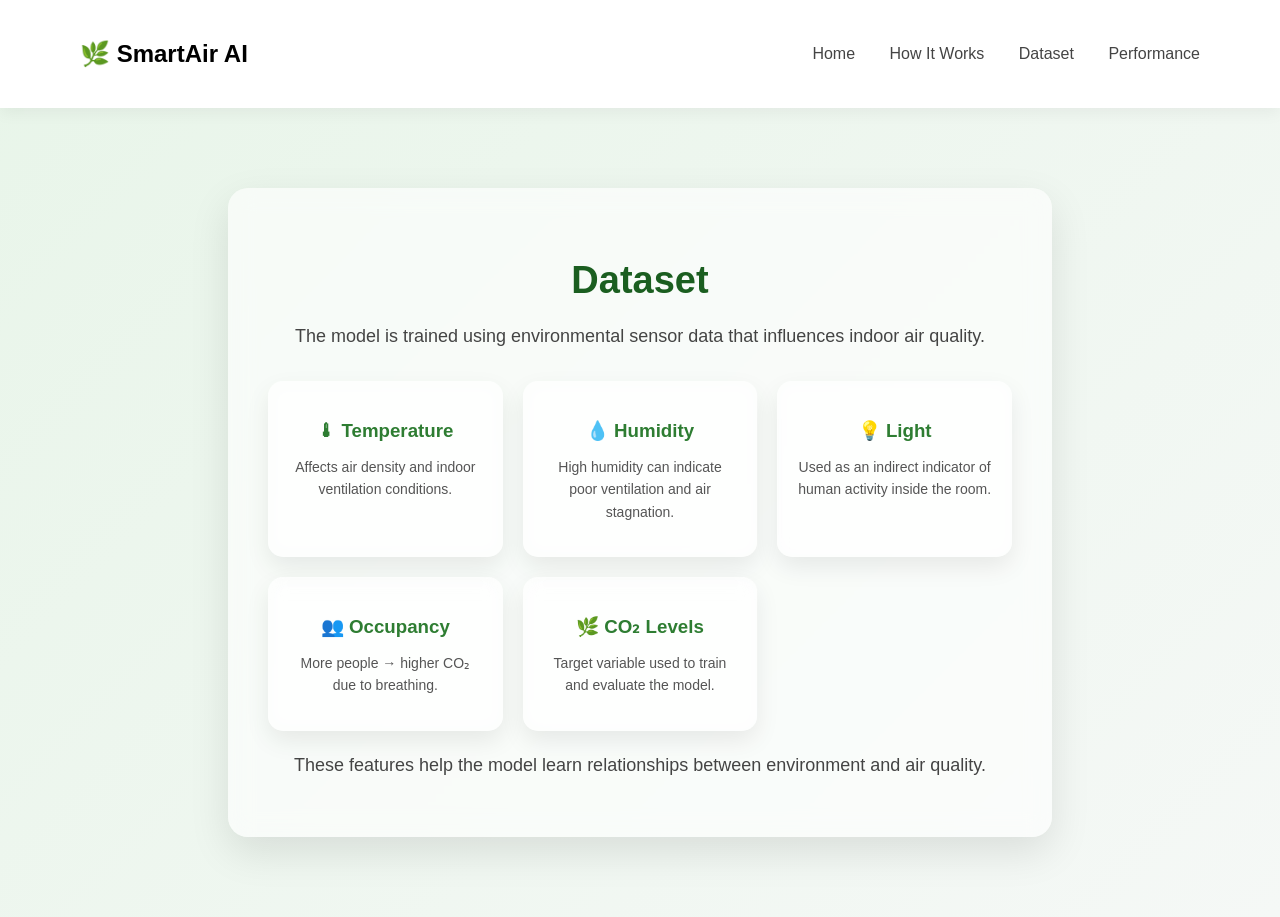
<file: frontend/dataset.html>
<!DOCTYPE html>
<html>
<head>
    <title>Dataset</title>
    <link rel="stylesheet" href="style.css">
</head>
<body>

<nav class="navbar">
    <h2>🌿 SmartAir AI</h2>
    <div class="nav-links">
        <a href="index.html">Home</a>
        <a href="how.html">How It Works</a>
        <a href="dataset.html">Dataset</a>
        <a href="performance.html">Performance</a>
    </div>
</nav>

<section class="info-container">
    <div class="info-card">

        <h2>Dataset</h2>
        <p>The model is trained using environmental sensor data that influences indoor air quality.</p>

        <div class="card-grid">

            <div class="mini-card">
                <h3>🌡 Temperature</h3>
                <p>Affects air density and indoor ventilation conditions.</p>
            </div>

            <div class="mini-card">
                <h3>💧 Humidity</h3>
                <p>High humidity can indicate poor ventilation and air stagnation.</p>
            </div>

            <div class="mini-card">
                <h3>💡 Light</h3>
                <p>Used as an indirect indicator of human activity inside the room.</p>
            </div>

            <div class="mini-card">
                <h3>👥 Occupancy</h3>
                <p>More people → higher CO₂ due to breathing.</p>
            </div>

            <div class="mini-card">
                <h3>🌿 CO₂ Levels</h3>
                <p>Target variable used to train and evaluate the model.</p>
            </div>

        </div>

        <p style="margin-top:20px;">
            These features help the model learn relationships between environment and air quality.
        </p>

    </div>
</section>

</body>
</html>
</file>
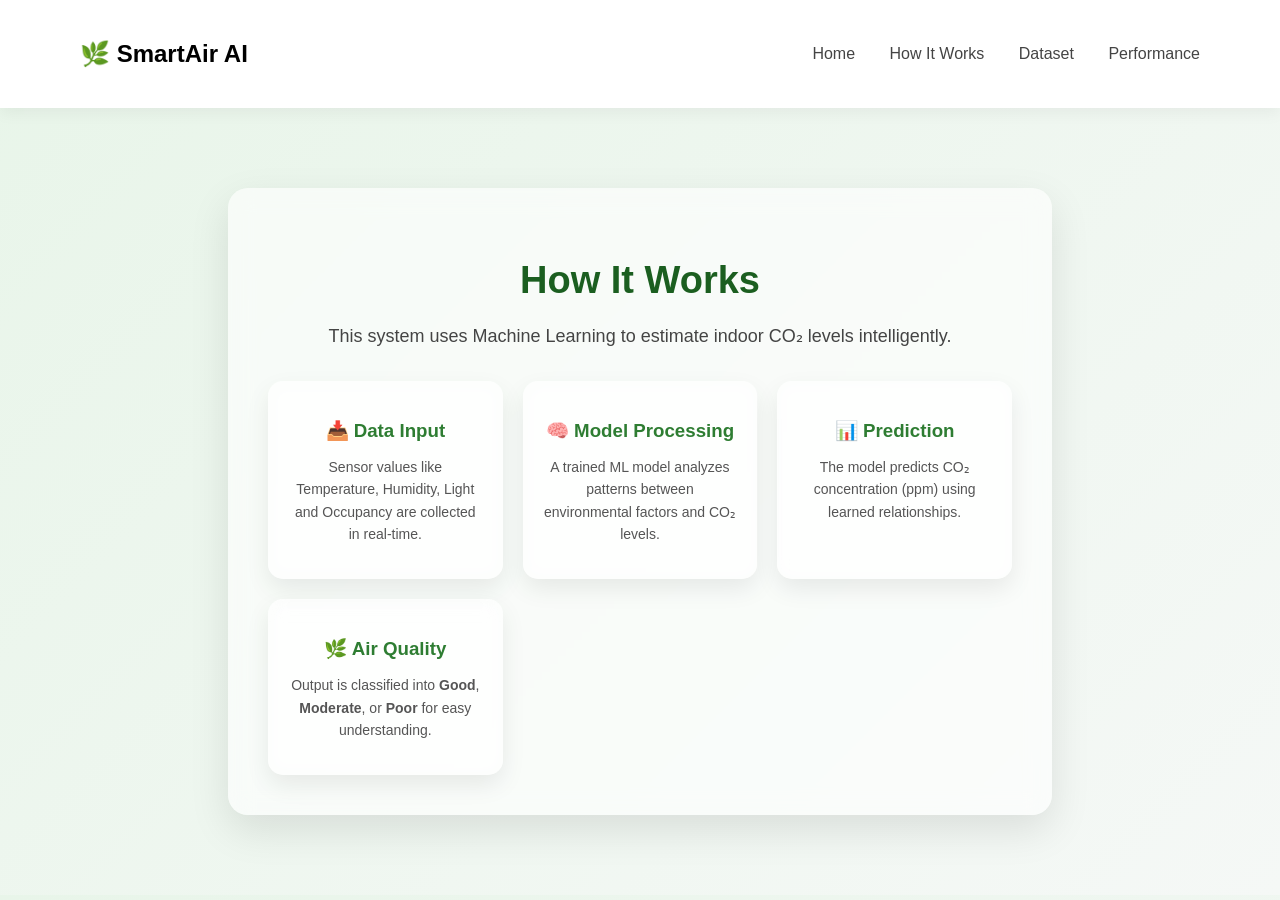
<file: frontend/how.html>
<!DOCTYPE html>
<html>
<head>
    <title>How It Works</title>
    <link rel="stylesheet" href="style.css">
</head>
<body>

<nav class="navbar">
    <h2>🌿 SmartAir AI</h2>
    <div class="nav-links">
        <a href="index.html">Home</a>
        <a href="how.html">How It Works</a>
        <a href="dataset.html">Dataset</a>
        <a href="performance.html">Performance</a>
    </div>
</nav>

<section class="info-container">
    <div class="info-card">

        <h2>How It Works</h2>
        <p>This system uses Machine Learning to estimate indoor CO₂ levels intelligently.</p>

        <div class="card-grid">

            <div class="mini-card">
                <h3>📥 Data Input</h3>
                <p>Sensor values like Temperature, Humidity, Light and Occupancy are collected in real-time.</p>
            </div>

            <div class="mini-card">
                <h3>🧠 Model Processing</h3>
                <p>A trained ML model analyzes patterns between environmental factors and CO₂ levels.</p>
            </div>

            <div class="mini-card">
                <h3>📊 Prediction</h3>
                <p>The model predicts CO₂ concentration (ppm) using learned relationships.</p>
            </div>

            <div class="mini-card">
                <h3>🌿 Air Quality</h3>
                <p>Output is classified into <b>Good</b>, <b>Moderate</b>, or <b>Poor</b> for easy understanding.</p>
            </div>

        </div>

    </div>
</section>

</body>
</html>
</file>
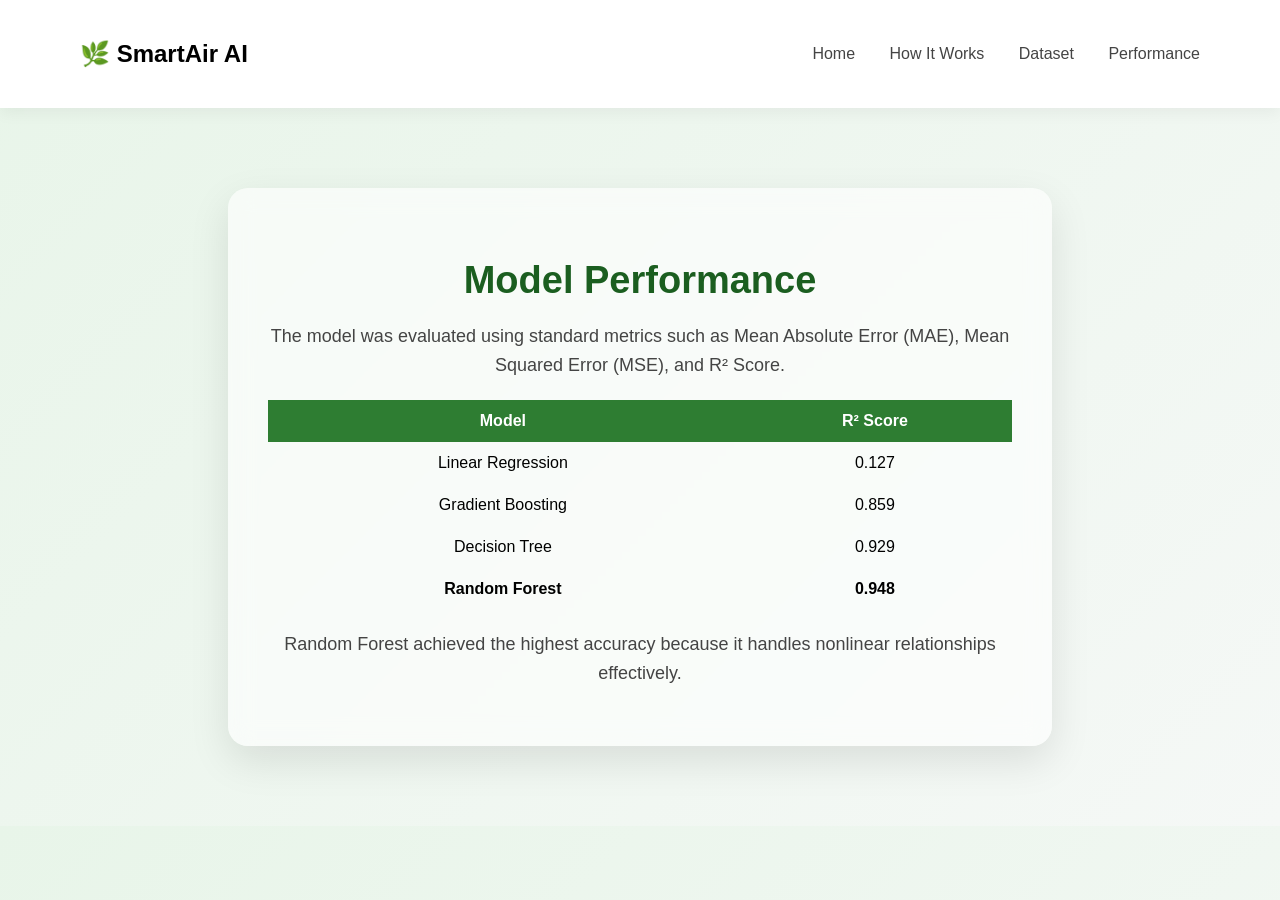
<file: frontend/performance.html>
<!DOCTYPE html>
<html>
<head>
    <title>Performance</title>
    <link rel="stylesheet" href="style.css">
</head>
<body>

<!-- Navbar -->
<nav class="navbar">
    <h2>🌿 SmartAir AI</h2>
    <div class="nav-links">
        <a href="index.html">Home</a>
        <a href="how.html">How It Works</a>
        <a href="dataset.html">Dataset</a>
        <a href="performance.html">Performance</a>
    </div>
</nav>

<!-- Content -->
<section class="info-container">

    <div class="info-card">

        <h2>Model Performance</h2>

        <p>
            The model was evaluated using standard metrics such as Mean Absolute Error (MAE),
            Mean Squared Error (MSE), and R² Score.
        </p>

        <!-- Table -->
        <table class="performance-table">
            <tr>
                <th>Model</th>
                <th>R² Score</th>
            </tr>
            <tr>
                <td>Linear Regression</td>
                <td>0.127</td>
            </tr>
            <tr>
                <td>Gradient Boosting</td>
                <td>0.859</td>
            </tr>
            <tr>
                <td>Decision Tree</td>
                <td>0.929</td>
            </tr>
            <tr>
                <td><b>Random Forest</b></td>
                <td><b>0.948</b></td>
            </tr>
        </table>

        <p style="margin-top: 20px;">
            Random Forest achieved the highest accuracy because it handles nonlinear relationships effectively.
        </p>

    </div>

</section>

</body>
</html>
</file>
<file: frontend/style.css>
body {
    margin: 0;
    font-family: 'Poppins', sans-serif;
    background: linear-gradient(135deg, #e8f5e9, #f5f8f6);
}

/* Navbar */
.navbar {
    background: white;
    padding: 20px 80px;
    display: flex;
    justify-content: space-between;
    align-items: center;
    box-shadow: 0 5px 15px rgba(0,0,0,0.05);
}

.nav-links a {
    margin-left: 30px;
    text-decoration: none;
    color: #444;
    font-weight: 500;
    transition: 0.3s;
}

.nav-links a:hover {
    color: #2e7d32;
}

/* Hero */
.hero {
    display: flex;
    justify-content: space-between;
    align-items: center;
    padding: 80px 100px;
    min-height: 70vh;
}

.hero-left {
    width: 50%;
}

.hero-left h1 {
    font-size: 55px;
    color: #1b5e20;
    margin-bottom: 10px;
}

.hero-left h2 {
    font-size: 32px;
    margin-bottom: 20px;
}

.hero-left p {
    font-size: 18px;
    color: #555;
    line-height: 1.6;
}

.hero-left button {
    margin-top: 30px;
    padding: 14px 35px;
    background: #2e7d32;
    color: white;
    border: none;
    border-radius: 8px;
    cursor: pointer;
    font-size: 16px;
    transition: 0.3s;
}

.hero-left button:hover {
    background: #1b5e20;
    transform: translateY(-3px);
}

/* Dashboard Card */
.hero-right {
    width: 40%;
    display: flex;
    justify-content: center;
}

.dashboard-card {
    background: rgba(255,255,255,0.8);
    backdrop-filter: blur(10px);
    padding: 40px;
    width: 280px;
    border-radius: 20px;
    box-shadow: 0 15px 35px rgba(0,0,0,0.1);
    text-align: center;
    transition: 0.3s;
}

.dashboard-card:hover {
    transform: translateY(-5px);
}

.dashboard-card h3 {
    font-size: 24px;
    color: #2e7d32;
}

/* Prediction Section */
.prediction-section {
    padding: 100px;
    text-align: center;
}

.prediction-section h2 {
    font-size: 36px;
}

.form-container {
    margin-top: 40px;
}

.form-container input {
    width: 220px;
    padding: 14px;
    margin: 15px;
    border-radius: 10px;
    border: 1px solid #ddd;
    font-size: 15px;
    transition: 0.3s;
}

.form-container input:focus {
    border-color: #2e7d32;
    outline: none;
    box-shadow: 0 0 10px rgba(46,125,50,0.2);
}

.form-container button {
    padding: 14px 40px;
    background: #2e7d32;
    color: white;
    border: none;
    border-radius: 10px;
    cursor: pointer;
    font-size: 16px;
    transition: 0.3s;
}

.form-container button:hover {
    background: #1b5e20;
    transform: translateY(-3px);
}

/* Result Box */
.result-box {
    margin-top: 50px;
    padding: 35px;
    background: rgba(232,245,233,0.7);
    border-radius: 20px;
    font-size: 22px;
    font-weight: 600;
    width: 60%;
    margin-left: auto;
    margin-right: auto;
    box-shadow: 0 15px 30px rgba(0,0,0,0.05);
    transition: 0.3s;
}

.result-box:hover {
    transform: scale(1.02);
}
.hero {
    position: relative;
    overflow: hidden;
}

.hero::before {
    content: "";
    position: absolute;
    width: 500px;
    height: 500px;
    background: #c8e6c9;
    border-radius: 50%;
    right: -150px;
    top: -100px;
    z-index: 0;
}

.hero-left,
.hero-right {
    position: relative;
    z-index: 1;
}

/* ===== NEW STYLING FOR INNER PAGES ONLY ===== */

.info-container {
    display: flex;
    justify-content: center;
    align-items: center;
    padding: 80px 20px;
}

.info-card {
    width: 60%;
    background: rgba(255, 255, 255, 0.6);
    backdrop-filter: blur(12px);
    border-radius: 20px;
    padding: 40px;
    box-shadow: 0 15px 40px rgba(0,0,0,0.1);
    text-align: center;
    transition: 0.3s;
}

/* Hover */
.info-card:hover {
    transform: translateY(-8px);
    box-shadow: 0 25px 60px rgba(0,0,0,0.15);
}

/* Title */
.info-card h2 {
    font-size: 38px;
    color: #1b5e20;
    margin-bottom: 20px;
}

/* Paragraph */
.info-card p {
    font-size: 18px;
    color: #444;
    line-height: 1.6;
}

/* List */
.info-card ul {
    list-style: none;
    padding: 0;
    margin-top: 20px;
}

.info-card li {
    font-size: 18px;
    padding: 10px;
    transition: 0.3s;
}

/* List hover animation */
.info-card li:hover {
    color: #2e7d32;
    transform: translateX(8px);
}

/* Table styling (ONLY performance page) */
.performance-table {
    width: 100%;
    border-collapse: collapse;
    margin-top: 20px;
}

.performance-table th {
    background: #2e7d32;
    color: white;
    padding: 12px;
}

.performance-table td {
    padding: 12px;
    text-align: center;
}

.performance-table tr:hover {
    background: rgba(46,125,50,0.1);
}
/* GRID LAYOUT */
.card-grid {
    display: grid;
    grid-template-columns: repeat(auto-fit, minmax(220px, 1fr));
    gap: 20px;
    margin-top: 30px;
}

/* MINI CARDS */
.mini-card {
    background: rgba(255,255,255,0.5);
    backdrop-filter: blur(10px);
    border-radius: 15px;
    padding: 20px;
    text-align: center;
    transition: 0.3s;
    box-shadow: 0 10px 25px rgba(0,0,0,0.08);
}

/* Hover effect */
.mini-card:hover {
    transform: translateY(-8px) scale(1.03);
    box-shadow: 0 20px 40px rgba(0,0,0,0.15);
}

/* Card titles */
.mini-card h3 {
    color: #2e7d32;
    margin-bottom: 10px;
}

/* Card text */
.mini-card p {
    font-size: 14px;
    color: #555;
}

.map-section {
    text-align: center;
    padding: 80px 20px;
}

#map {
    height: 400px;
    width: 80%;
    margin: 20px auto;
    border-radius: 15px;
}

.map-result {
    margin-top: 15px;
    font-size: 18px;
}


/* Row layout */
.map-result-cards {
    display: flex;
    justify-content: center;
    gap: 25px;
    margin-top: 30px;
    flex-wrap: wrap;
}

/* Individual card */
.aq-card {
    width: 160px;
    padding: 20px;
    background: rgba(255,255,255,0.6);
    backdrop-filter: blur(10px);
    border-radius: 15px;
    text-align: center;
    box-shadow: 0 10px 25px rgba(0,0,0,0.08);
    transition: 0.3s;
}

/* Hover effect */
.aq-card:hover {
    transform: translateY(-8px) scale(1.05);
    box-shadow: 0 20px 40px rgba(0,0,0,0.15);
}

/* Title */
.aq-card h3 {
    color: #2e7d32;
    margin-bottom: 10px;
}

/* Value */
.aq-card p {
    font-size: 20px;
    font-weight: bold;
}
</file>
